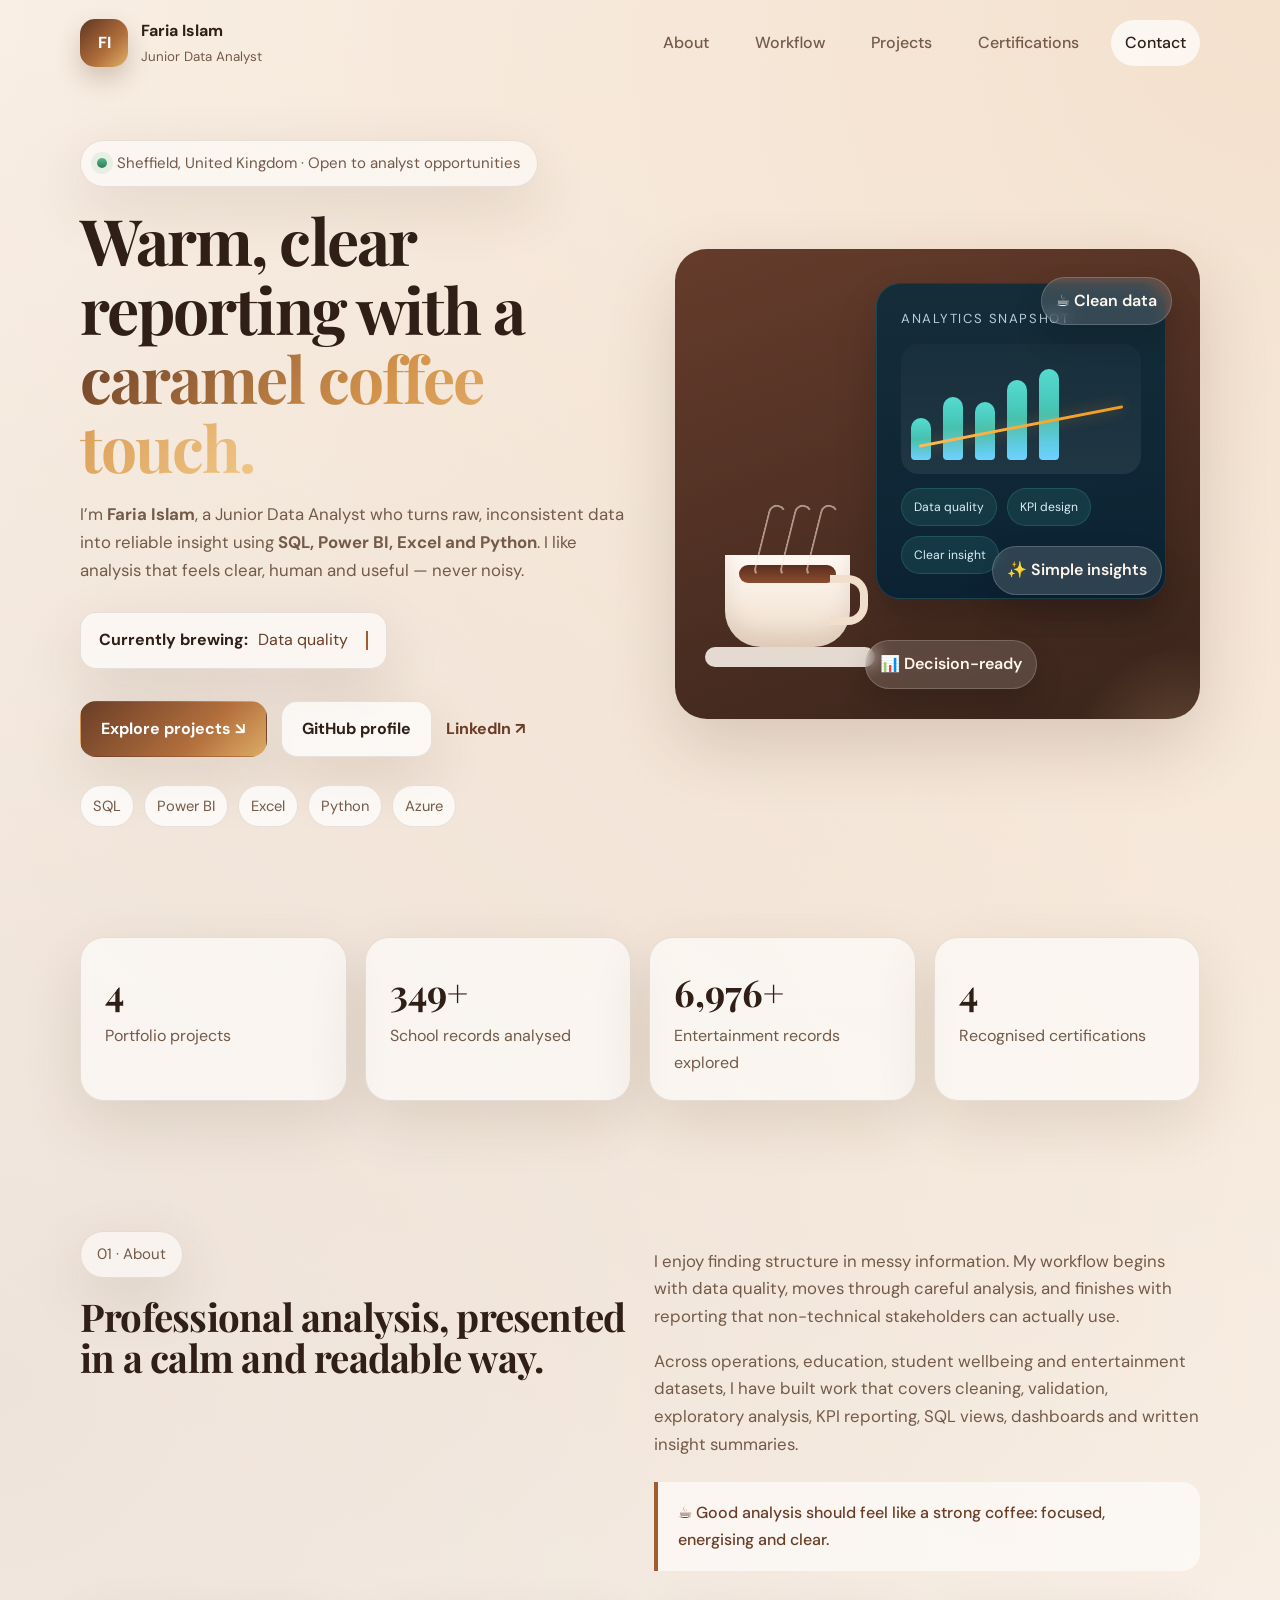
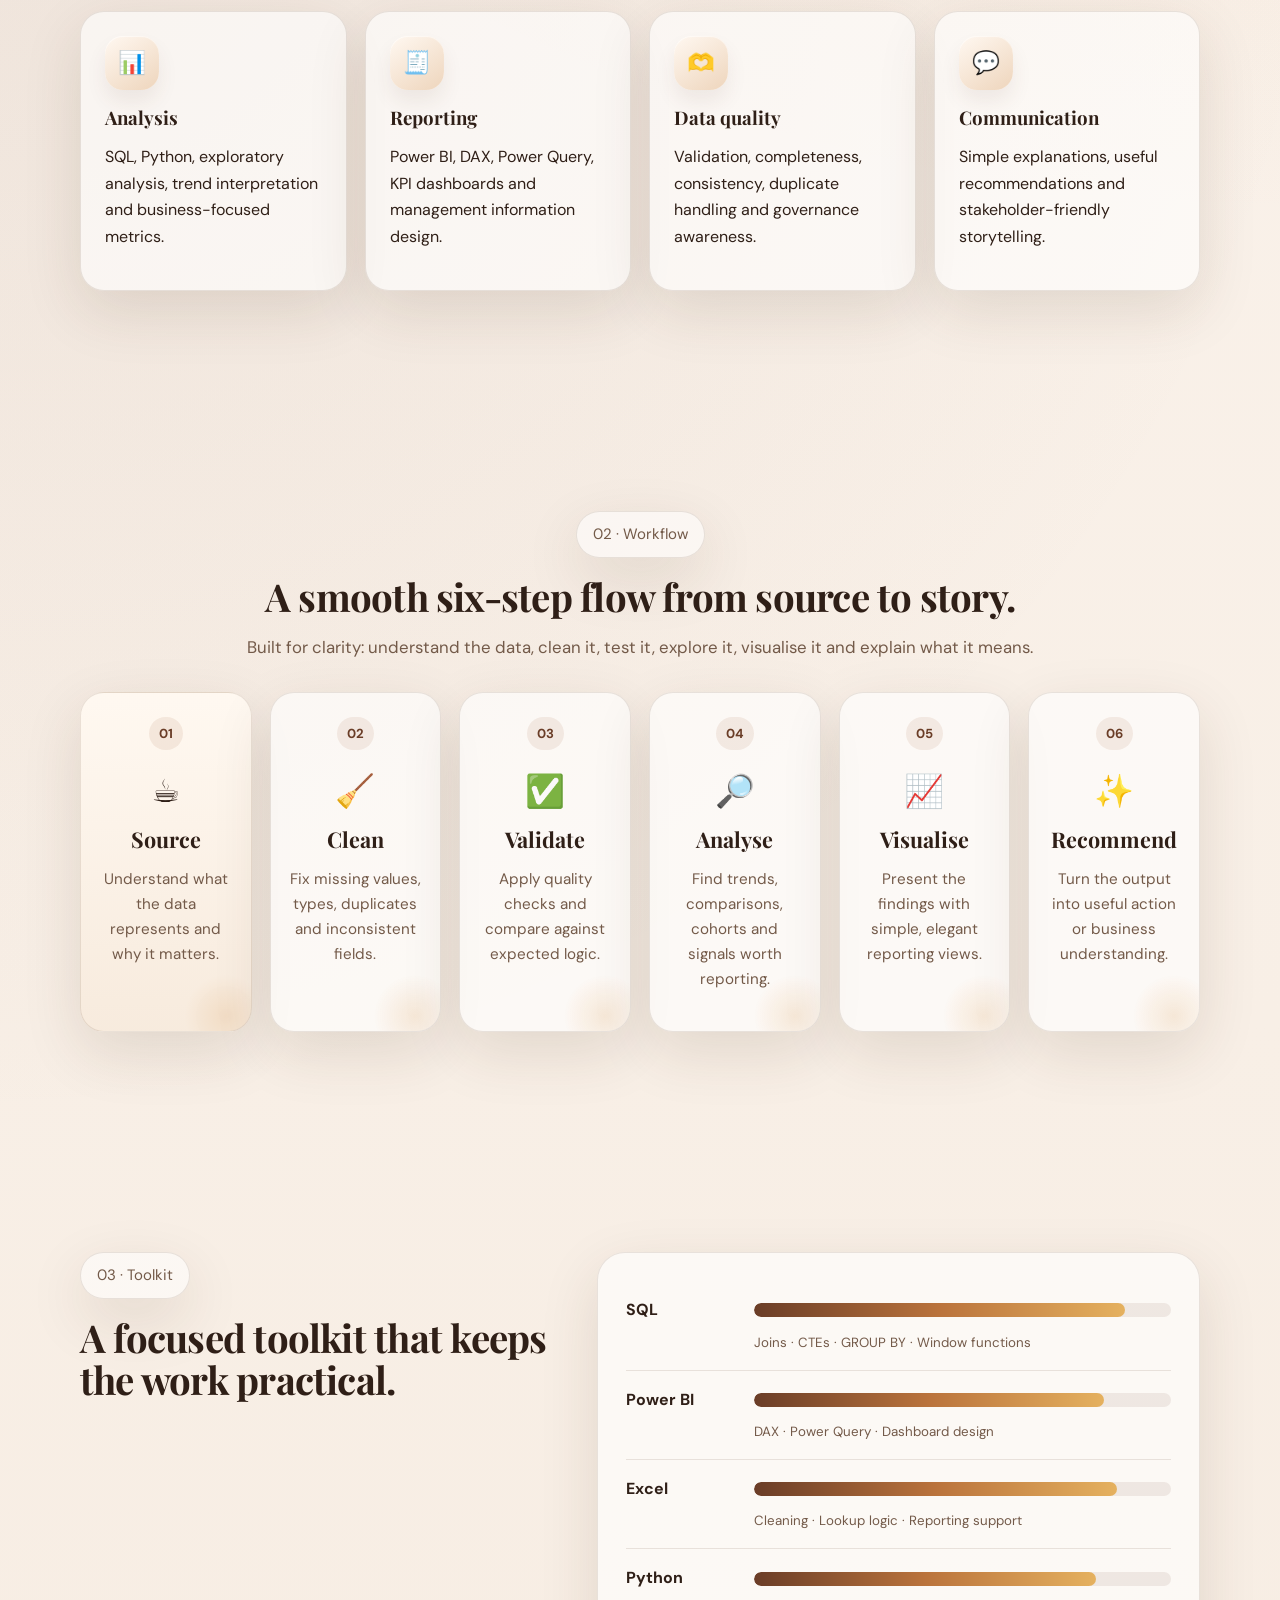
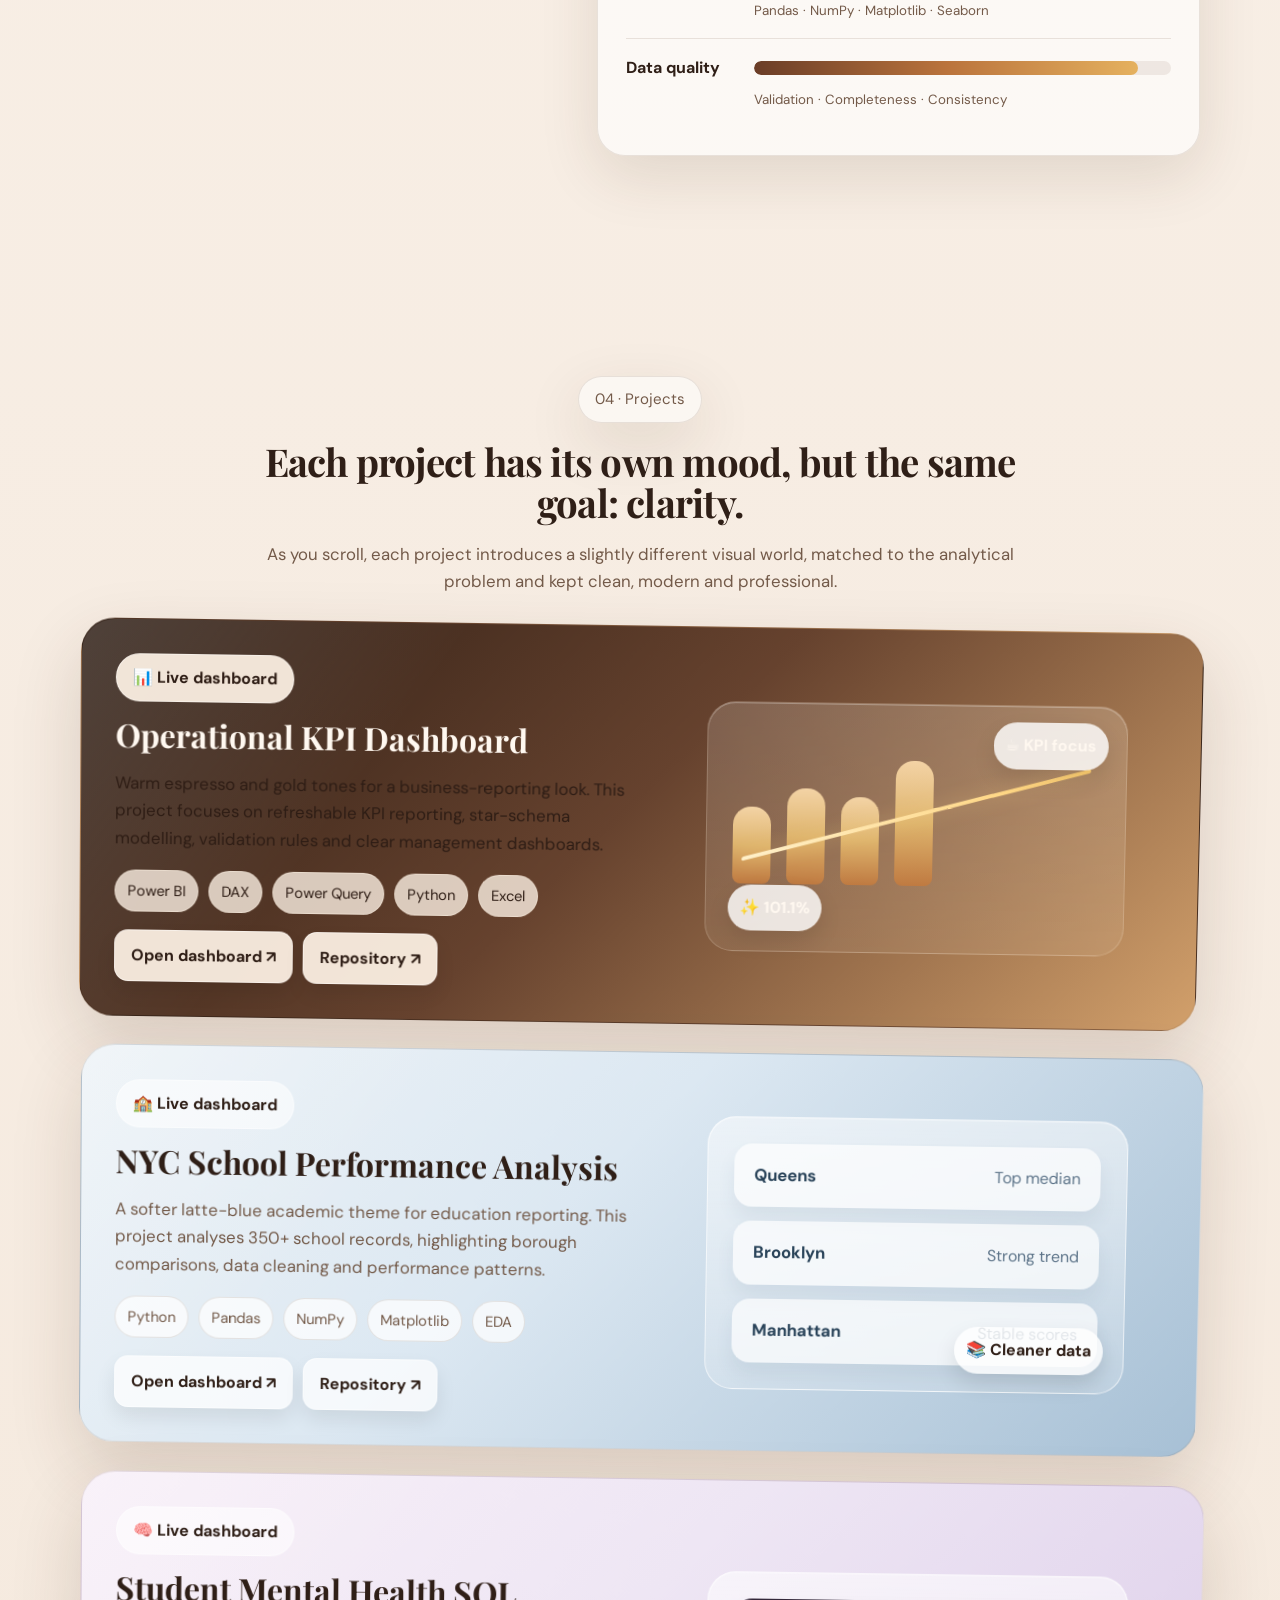
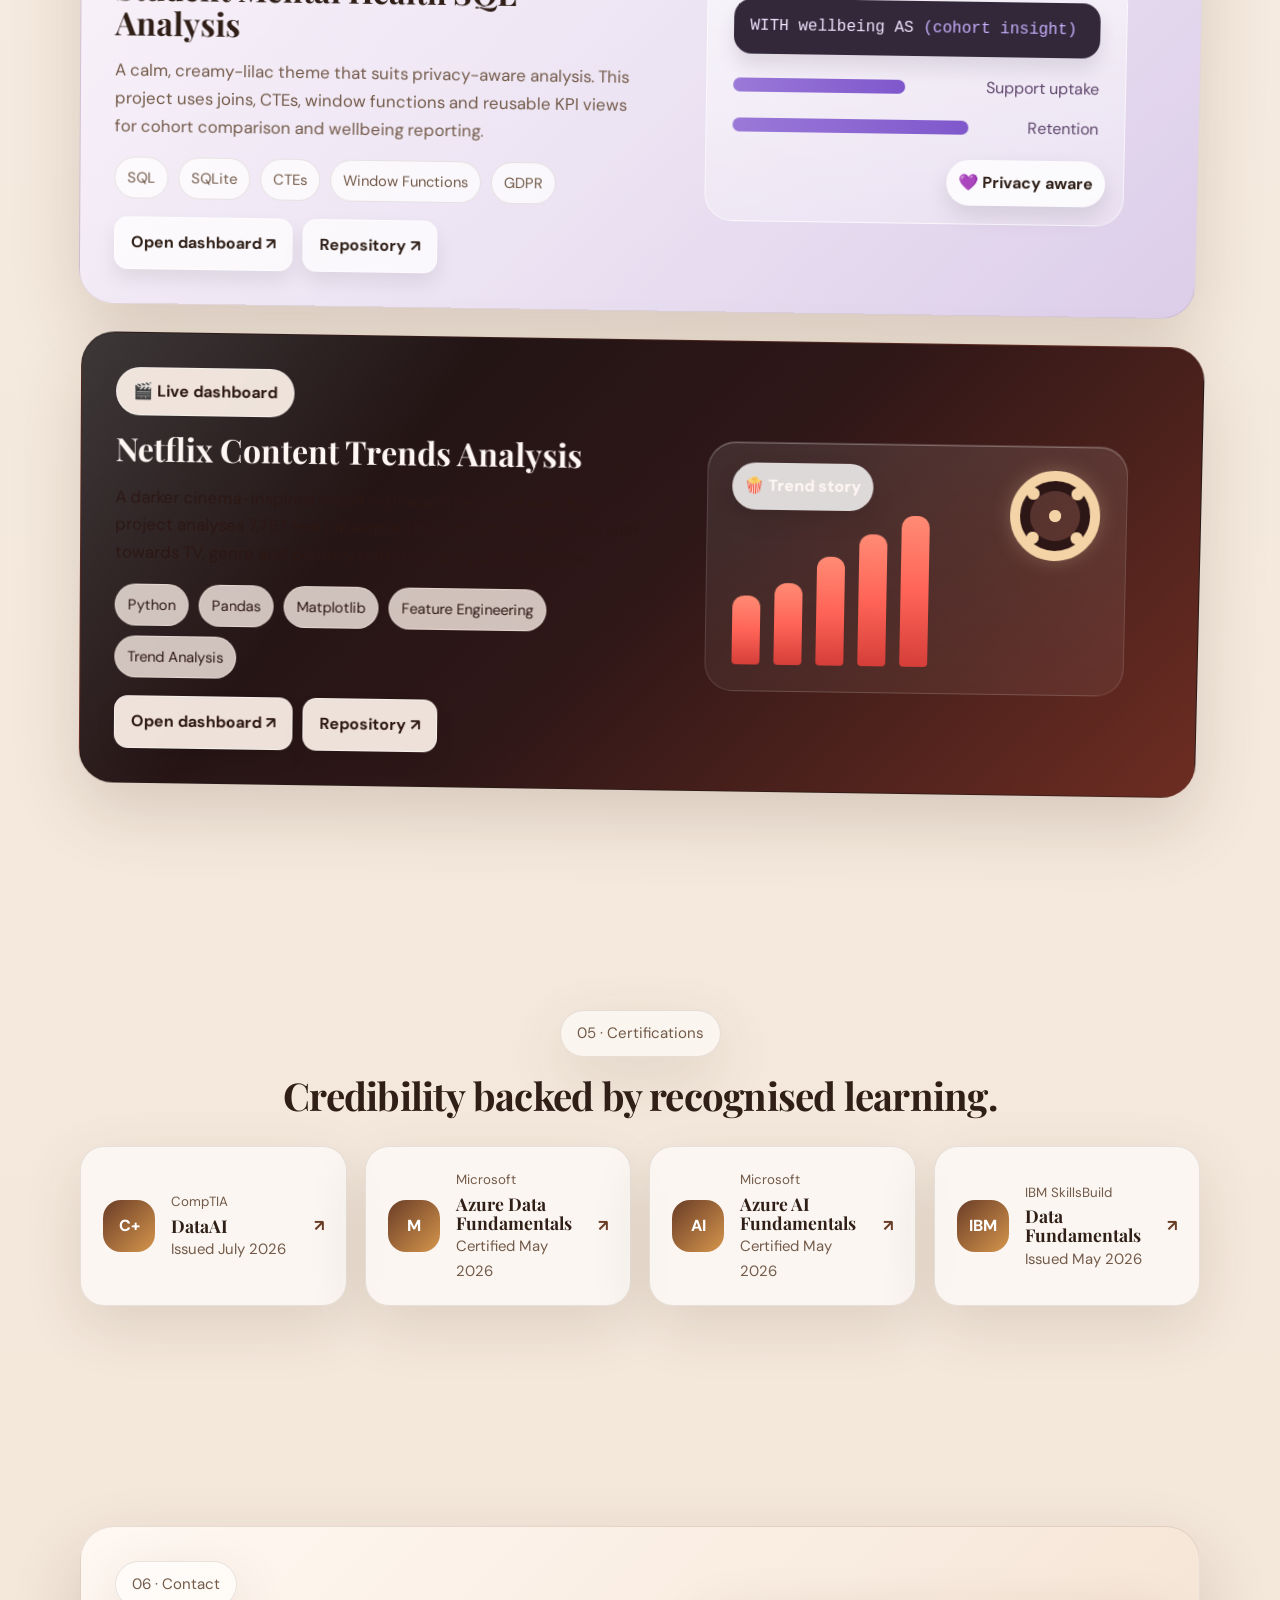
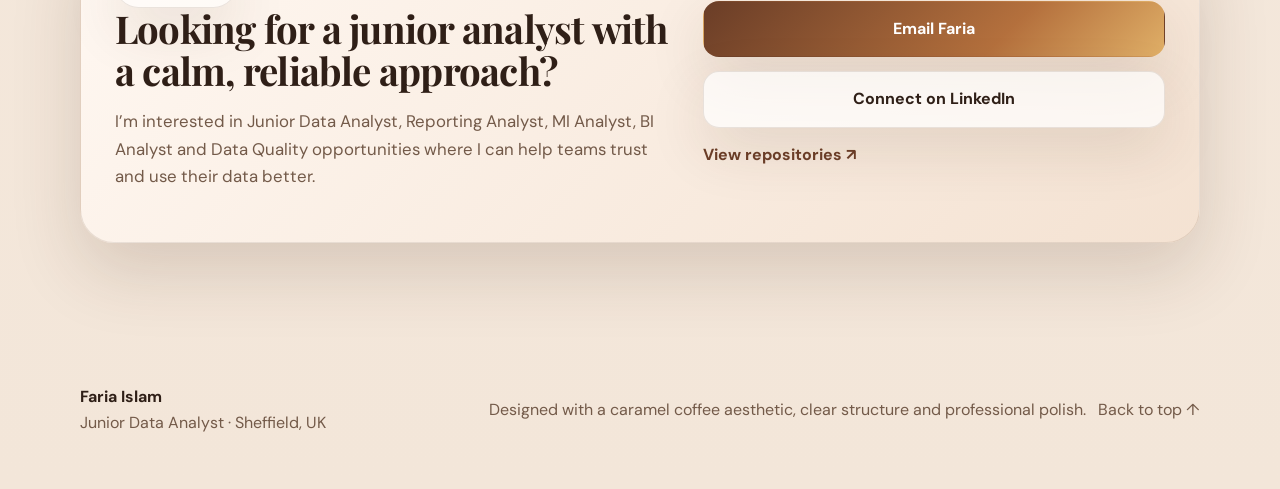
<file: index.html>
<!doctype html>
<html lang="en">
<head>
  <meta charset="utf-8">
  <meta name="viewport" content="width=device-width, initial-scale=1">
  <meta name="description" content="Faria Islam — Junior Data Analyst portfolio with a modern caramel coffee aesthetic, featuring SQL, Power BI, Excel, Python, data quality, KPI dashboards and insight reporting.">
  <meta name="theme-color" content="#2d1d14">
  <meta property="og:title" content="Faria Islam | Junior Data Analyst">
  <meta property="og:description" content="A modern portfolio focused on data quality, KPI dashboards and insight reporting using SQL, Power BI, Excel and Python.">
  <meta property="og:type" content="website">
  <title>Faria Islam | Junior Data Analyst</title>
  <link rel="preconnect" href="https://fonts.googleapis.com">
  <link rel="preconnect" href="https://fonts.gstatic.com" crossorigin>
  <link href="https://fonts.googleapis.com/css2?family=DM+Sans:wght@400;500;700&family=Playfair+Display:wght@600;700&display=swap" rel="stylesheet">
  <link rel="stylesheet" href="styles.css">
</head>
<body>
  <div class="page-progress" aria-hidden="true"><span id="pageProgress"></span></div>
  <div class="cursor-glow" id="cursorGlow" aria-hidden="true"></div>
  <div class="steam steam-one" aria-hidden="true"></div>
  <div class="steam steam-two" aria-hidden="true"></div>

  <header class="site-header" id="top">
    <nav class="nav shell" aria-label="Primary navigation">
      <a class="brand" href="#top" aria-label="Faria Islam home">
        <span class="brand-mark">FI</span>
        <span class="brand-copy">
          <strong>Faria Islam</strong>
          <small>Junior Data Analyst</small>
        </span>
      </a>

      <button class="nav-toggle" id="navToggle" type="button" aria-expanded="false" aria-controls="navMenu" aria-label="Open navigation menu">
        <span></span><span></span><span></span>
      </button>

      <div class="nav-menu" id="navMenu">
        <a href="#about">About</a>
        <a href="#workflow">Workflow</a>
        <a href="#projects">Projects</a>
        <a href="#certifications">Certifications</a>
        <a href="#contact">Contact</a>
      </div>
    </nav>
  </header>

  <main>
    <section class="hero section-pad" aria-labelledby="heroTitle">
      <div class="shell hero-layout">
        <div class="hero-copy reveal twist-up">
          <div class="eyebrow"><span class="status-dot"></span> Sheffield, United Kingdom · Open to analyst opportunities</div>
          <h1 id="heroTitle">Warm, clear reporting with a <span class="gradient-text">caramel coffee touch.</span></h1>
          <p class="hero-lead">I’m <strong>Faria Islam</strong>, a Junior Data Analyst who turns raw, inconsistent data into reliable insight using <strong>SQL, Power BI, Excel and Python</strong>. I like analysis that feels clear, human and useful — never noisy.</p>

          <div class="typed-line" aria-live="polite">
            <span class="typed-label">Currently brewing:</span>
            <span id="typedText">Data quality and validation ☕</span><span class="caret" aria-hidden="true"></span>
          </div>

          <div class="hero-actions">
            <a class="button primary" href="#projects">Explore projects ↘</a>
            <a class="button secondary" href="https://github.com/fowziafaria1234-ops" target="_blank" rel="noreferrer">GitHub profile</a>
            <a class="text-link" href="https://www.linkedin.com/in/faria-islam-1a2338349" target="_blank" rel="noreferrer">LinkedIn ↗</a>
          </div>

          <div class="hero-tags" aria-label="Core technologies">
            <span>SQL</span><span>Power BI</span><span>Excel</span><span>Python</span><span>Azure</span>
          </div>
        </div>

        <div class="hero-visual reveal delay-one twist-up" id="heroVisual" aria-label="Decorative coffee analytics illustration">
          <div class="hero-card">
            <div class="cup-scene" aria-hidden="true">
              <div class="cup"></div>
              <div class="saucer"></div>
              <div class="steam-lines"><i></i><i></i><i></i></div>
            </div>

            <div class="snapshot-card">
              <span class="snapshot-label">Analytics snapshot</span>
              <div class="mini-chart">
                <b style="--h:42%"></b>
                <b style="--h:63%"></b>
                <b style="--h:58%"></b>
                <b style="--h:80%"></b>
                <b style="--h:91%"></b>
                <i></i>
              </div>
              <div class="snapshot-tags"><span>Data quality</span><span>KPI design</span><span>Clear insight</span></div>
            </div>

            <div class="floating-pill pill-one">☕ Clean data</div>
            <div class="floating-pill pill-two">✨ Simple insights</div>
            <div class="floating-pill pill-three">📊 Decision-ready</div>
          </div>
        </div>
      </div>
    </section>

    <section class="metrics-strip" aria-label="Portfolio highlights">
      <div class="shell metric-grid">
        <div class="reveal twist-up"><strong data-count="4">0</strong><span>Portfolio projects</span></div>
        <div class="reveal delay-one twist-up"><strong data-count="350" data-suffix="+">0</strong><span>School records analysed</span></div>
        <div class="reveal delay-two twist-up"><strong data-count="7000" data-suffix="+">0</strong><span>Entertainment records explored</span></div>
        <div class="reveal delay-three twist-up"><strong data-count="4">0</strong><span>Recognised certifications</span></div>
      </div>
    </section>

    <section class="section-pad about-section" id="about">
      <div class="shell about-layout">
        <div class="section-heading reveal twist-up">
          <span class="section-kicker">01 · About</span>
          <h2>Professional analysis, presented in a calm and readable way.</h2>
        </div>

        <div class="about-copy reveal delay-one twist-up">
          <p class="large-copy">I enjoy finding structure in messy information. My workflow begins with data quality, moves through careful analysis, and finishes with reporting that non-technical stakeholders can actually use.</p>
          <p>Across operations, education, student wellbeing and entertainment datasets, I have built work that covers cleaning, validation, exploratory analysis, KPI reporting, SQL views, dashboards and written insight summaries.</p>
          <blockquote>☕ Good analysis should feel like a strong coffee: focused, energising and clear.</blockquote>
        </div>

        <div class="capability-grid reveal twist-up">
          <article class="capability-card tilt-card">
            <span class="capability-icon">📊</span>
            <h3>Analysis</h3>
            <p>SQL, Python, exploratory analysis, trend interpretation and business-focused metrics.</p>
          </article>
          <article class="capability-card tilt-card">
            <span class="capability-icon">🧾</span>
            <h3>Reporting</h3>
            <p>Power BI, DAX, Power Query, KPI dashboards and management information design.</p>
          </article>
          <article class="capability-card tilt-card">
            <span class="capability-icon">🫶</span>
            <h3>Data quality</h3>
            <p>Validation, completeness, consistency, duplicate handling and governance awareness.</p>
          </article>
          <article class="capability-card tilt-card">
            <span class="capability-icon">💬</span>
            <h3>Communication</h3>
            <p>Simple explanations, useful recommendations and stakeholder-friendly storytelling.</p>
          </article>
        </div>
      </div>
    </section>

    <section class="section-pad workflow-section" id="workflow">
      <div class="shell">
        <div class="section-heading centred reveal twist-up">
          <span class="section-kicker">02 · Workflow</span>
          <h2>A smooth six-step flow from source to story.</h2>
          <p>Built for clarity: understand the data, clean it, test it, explore it, visualise it and explain what it means.</p>
        </div>

        <div class="workflow-track reveal twist-up" aria-label="Analytics workflow">
          <article class="workflow-step active"><span class="step-number">01</span><div class="step-icon">☕</div><h3>Source</h3><p>Understand what the data represents and why it matters.</p></article>
          <article class="workflow-step"><span class="step-number">02</span><div class="step-icon">🧹</div><h3>Clean</h3><p>Fix missing values, types, duplicates and inconsistent fields.</p></article>
          <article class="workflow-step"><span class="step-number">03</span><div class="step-icon">✅</div><h3>Validate</h3><p>Apply quality checks and compare against expected logic.</p></article>
          <article class="workflow-step"><span class="step-number">04</span><div class="step-icon">🔎</div><h3>Analyse</h3><p>Find trends, comparisons, cohorts and signals worth reporting.</p></article>
          <article class="workflow-step"><span class="step-number">05</span><div class="step-icon">📈</div><h3>Visualise</h3><p>Present the findings with simple, elegant reporting views.</p></article>
          <article class="workflow-step"><span class="step-number">06</span><div class="step-icon">✨</div><h3>Recommend</h3><p>Turn the output into useful action or business understanding.</p></article>
        </div>
      </div>
    </section>

    <section class="section-pad skills-section" id="skills">
      <div class="shell skills-layout">
        <div class="section-heading reveal twist-up">
          <span class="section-kicker">03 · Toolkit</span>
          <h2>A focused toolkit that keeps the work practical.</h2>
        </div>

        <div class="skills-panel reveal delay-one twist-up">
          <div class="skill-row"><span>SQL</span><div><i style="--level:89%"></i></div><small>Joins · CTEs · GROUP BY · Window functions</small></div>
          <div class="skill-row"><span>Power BI</span><div><i style="--level:84%"></i></div><small>DAX · Power Query · Dashboard design</small></div>
          <div class="skill-row"><span>Excel</span><div><i style="--level:87%"></i></div><small>Cleaning · Lookup logic · Reporting support</small></div>
          <div class="skill-row"><span>Python</span><div><i style="--level:82%"></i></div><small>Pandas · NumPy · Matplotlib · Seaborn</small></div>
          <div class="skill-row"><span>Data quality</span><div><i style="--level:92%"></i></div><small>Validation · Completeness · Consistency</small></div>
        </div>
      </div>
    </section>

    <section class="section-pad projects-section" id="projects">
      <div class="shell">
        <div class="section-heading centred reveal twist-up">
          <span class="section-kicker">04 · Projects</span>
          <h2>Each project has its own mood, but the same goal: clarity.</h2>
          <p>As you scroll, each project introduces a slightly different visual world, matched to the analytical problem and kept clean, modern and professional.</p>
        </div>

        <div class="project-stack">
          <article class="project-panel theme-kpi reveal twist-up" id="project-kpi">
            <div class="project-copy">
              <span class="project-badge">📊 Live dashboard</span>
              <h3>Operational KPI Dashboard</h3>
              <p>Warm espresso and gold tones for a business-reporting look. This project focuses on refreshable KPI reporting, star-schema modelling, validation rules and clear management dashboards.</p>
              <div class="project-tags"><span>Power BI</span><span>DAX</span><span>Power Query</span><span>Python</span><span>Excel</span></div>
              <div class="project-links">
                <a href="https://fowziafaria1234-ops.github.io/operational-kpi-dashboard/dashboard/" target="_blank" rel="noreferrer">Open dashboard ↗</a>
                <a href="https://github.com/fowziafaria1234-ops/operational-kpi-dashboard" target="_blank" rel="noreferrer">Repository ↗</a>
              </div>
            </div>
            <div class="project-art">
              <div class="viz viz-kpi">
                <div class="bars"><i style="--h:50%"></i><i style="--h:62%"></i><i style="--h:57%"></i><i style="--h:81%"></i></div>
                <div class="line"></div>
                <div class="chip-pop chip-a">☕ KPI focus</div>
                <div class="chip-pop chip-b">✨ 101.1%</div>
              </div>
            </div>
          </article>

          <article class="project-panel theme-school reveal twist-up" id="project-school">
            <div class="project-copy">
              <span class="project-badge">🏫 Live dashboard</span>
              <h3>NYC School Performance Analysis</h3>
              <p>A softer latte-blue academic theme for education reporting. This project analyses 350+ school records, highlighting borough comparisons, data cleaning and performance patterns.</p>
              <div class="project-tags"><span>Python</span><span>Pandas</span><span>NumPy</span><span>Matplotlib</span><span>EDA</span></div>
              <div class="project-links">
                <a href="https://fowziafaria1234-ops.github.io/nyc-school-performance-analysis/dashboard/" target="_blank" rel="noreferrer">Open dashboard ↗</a>
                <a href="https://github.com/fowziafaria1234-ops/nyc-school-performance-analysis" target="_blank" rel="noreferrer">Repository ↗</a>
              </div>
            </div>
            <div class="project-art">
              <div class="viz viz-school">
                <div class="report-card"><strong>Queens</strong><span>Top median</span></div>
                <div class="report-card"><strong>Brooklyn</strong><span>Strong trend</span></div>
                <div class="report-card"><strong>Manhattan</strong><span>Stable scores</span></div>
                <div class="chip-pop chip-a">📚 Cleaner data</div>
              </div>
            </div>
          </article>

          <article class="project-panel theme-wellbeing reveal twist-up" id="project-wellbeing">
            <div class="project-copy">
              <span class="project-badge">🧠 Live dashboard</span>
              <h3>Student Mental Health SQL Analysis</h3>
              <p>A calm, creamy-lilac theme that suits privacy-aware analysis. This project uses joins, CTEs, window functions and reusable KPI views for cohort comparison and wellbeing reporting.</p>
              <div class="project-tags"><span>SQL</span><span>SQLite</span><span>CTEs</span><span>Window Functions</span><span>GDPR</span></div>
              <div class="project-links">
                <a href="https://fowziafaria1234-ops.github.io/student-mental-health-sql-analysis/dashboard/" target="_blank" rel="noreferrer">Open dashboard ↗</a>
                <a href="https://github.com/fowziafaria1234-ops/student-mental-health-sql-analysis" target="_blank" rel="noreferrer">Repository ↗</a>
              </div>
            </div>
            <div class="project-art">
              <div class="viz viz-wellbeing">
                <code>WITH wellbeing AS <span>(cohort insight)</span></code>
                <div class="meter-row"><i style="--w:72%"></i><span>Support uptake</span></div>
                <div class="meter-row"><i style="--w:84%"></i><span>Retention</span></div>
                <div class="chip-pop chip-a">💜 Privacy aware</div>
              </div>
            </div>
          </article>

          <article class="project-panel theme-netflix reveal twist-up" id="project-netflix">
            <div class="project-copy">
              <span class="project-badge">🎬 Live dashboard</span>
              <h3>Netflix Content Trends Analysis</h3>
              <p>A darker cinema-inspired mood with warm neon details. This project analyses 7,787 real catalogue titles: growth by year, the shift towards TV, genre and country patterns, ratings and runtime.</p>
              <div class="project-tags"><span>Python</span><span>Pandas</span><span>Matplotlib</span><span>Feature Engineering</span><span>Trend Analysis</span></div>
              <div class="project-links">
                <a href="https://fowziafaria1234-ops.github.io/netflix-content-trends-analysis/dashboard/" target="_blank" rel="noreferrer">Open dashboard ↗</a>
                <a href="https://github.com/fowziafaria1234-ops/netflix-content-trends-analysis" target="_blank" rel="noreferrer">Repository ↗</a>
              </div>
            </div>
            <div class="project-art">
              <div class="viz viz-netflix">
                <div class="reel"></div>
                <div class="trend-bars"><i style="--h:42%"></i><i style="--h:50%"></i><i style="--h:66%"></i><i style="--h:80%"></i><i style="--h:92%"></i></div>
                <div class="chip-pop chip-a">🍿 Trend story</div>
              </div>
            </div>
          </article>
        </div>
      </div>
    </section>

    <section class="section-pad certifications-section" id="certifications">
      <div class="shell">
        <div class="section-heading centred reveal twist-up">
          <span class="section-kicker">05 · Certifications</span>
          <h2>Credibility backed by recognised learning.</h2>
        </div>

        <div class="cert-grid">
          <a class="cert-card reveal twist-up" href="https://verify.comptia.org" target="_blank" rel="noreferrer">
            <span class="cert-logo comptia">C+</span><div><small>CompTIA</small><h3>DataAI</h3><p>Issued July 2026</p></div><span class="cert-arrow">↗</span>
          </a>
          <a class="cert-card reveal delay-one twist-up" href="https://learn.microsoft.com/en-in/users/shiulif-4374/credentials/certification/azure-data-fundamentals" target="_blank" rel="noreferrer">
            <span class="cert-logo microsoft">M</span><div><small>Microsoft</small><h3>Azure Data Fundamentals</h3><p>Certified May 2026</p></div><span class="cert-arrow">↗</span>
          </a>
          <a class="cert-card reveal delay-two twist-up" href="https://learn.microsoft.com/en-in/users/shiulif-4374/credentials/certification/azure-ai-fundamentals" target="_blank" rel="noreferrer">
            <span class="cert-logo azure">AI</span><div><small>Microsoft</small><h3>Azure AI Fundamentals</h3><p>Certified May 2026</p></div><span class="cert-arrow">↗</span>
          </a>
          <a class="cert-card reveal delay-three twist-up" href="https://www.credly.com/badges/49c2ea0b-b6bd-4805-be45-6930b5393792" target="_blank" rel="noreferrer">
            <span class="cert-logo ibm">IBM</span><div><small>IBM SkillsBuild</small><h3>Data Fundamentals</h3><p>Issued May 2026</p></div><span class="cert-arrow">↗</span>
          </a>
        </div>
      </div>
    </section>

    <section class="section-pad contact-section" id="contact">
      <div class="shell contact-card reveal twist-up">
        <div>
          <span class="section-kicker">06 · Contact</span>
          <h2>Looking for a junior analyst with a calm, reliable approach?</h2>
          <p>I’m interested in Junior Data Analyst, Reporting Analyst, MI Analyst, BI Analyst and Data Quality opportunities where I can help teams trust and use their data better.</p>
        </div>
        <div class="contact-actions">
          <a class="button primary" href="mailto:fowziafaria1234@gmail.com">Email Faria</a>
          <a class="button secondary" href="https://www.linkedin.com/in/faria-islam-1a2338349" target="_blank" rel="noreferrer">Connect on LinkedIn</a>
          <a class="text-link" href="https://github.com/fowziafaria1234-ops" target="_blank" rel="noreferrer">View repositories ↗</a>
        </div>
      </div>
    </section>
  </main>

  <footer class="site-footer">
    <div class="shell footer-layout">
      <div><strong>Faria Islam</strong><span>Junior Data Analyst · Sheffield, UK</span></div>
      <p>Designed with a caramel coffee aesthetic, clear structure and professional polish.</p>
      <a href="#top">Back to top ↑</a>
    </div>
  </footer>

  <script src="script.js"></script>
</body>
</html>
</file>
<file: styles.css>
:root{
  --bg:#f8efe6;
  --bg-soft:#f4e7db;
  --panel:#fff9f4;
  --panel-2:#fdf4eb;
  --text:#2f1f17;
  --muted:#735a49;
  --line:rgba(92,62,44,.13);
  --shadow:0 20px 60px rgba(69,39,20,.12);
  --shadow-strong:0 28px 70px rgba(69,39,20,.16);
  --accent:#a05d31;
  --accent-2:#d5954c;
  --accent-3:#6a3d27;
  --cream:#fff6ef;
  --green:#3a8a63;
  --radius:28px;
  --radius-sm:18px;
  --section-space:110px;
}
*{box-sizing:border-box}
html{scroll-behavior:smooth}
body{margin:0;font-family:"DM Sans",system-ui,sans-serif;color:var(--text);background:
radial-gradient(circle at top right,rgba(213,149,76,.20),transparent 26%),
radial-gradient(circle at left 20%,rgba(106,61,39,.08),transparent 24%),
linear-gradient(180deg,#fbf4ee 0%,#f8efe6 38%,#f3e6d9 100%);line-height:1.65;overflow-x:hidden}
a{color:inherit;text-decoration:none}
img{max-width:100%;display:block}
.shell{width:min(1120px,calc(100% - 40px));margin-inline:auto}
.section-pad{padding:var(--section-space) 0;position:relative}
.page-progress{position:fixed;top:0;left:0;right:0;height:4px;background:transparent;z-index:9999}
.page-progress span{display:block;height:100%;width:0;background:linear-gradient(90deg,var(--accent-3),var(--accent),var(--accent-2));box-shadow:0 0 18px rgba(213,149,76,.55)}
.cursor-glow{position:fixed;left:0;top:0;width:280px;height:280px;border-radius:50%;background:radial-gradient(circle,rgba(213,149,76,.16),transparent 70%);pointer-events:none;transform:translate(-50%,-50%);opacity:0;z-index:0;filter:blur(6px)}
.steam{position:fixed;inset:auto auto 0 0;width:36vw;height:36vw;pointer-events:none;opacity:.25;z-index:0;background:radial-gradient(circle at center,rgba(255,255,255,.2),transparent 60%);filter:blur(50px);animation:floatSteam 16s ease-in-out infinite}
.steam-two{right:0;left:auto;animation-delay:-7s}
@keyframes floatSteam{0%,100%{transform:translateY(0) scale(1)}50%{transform:translateY(-28px) scale(1.05)}}

.site-header{position:fixed;top:0;left:0;right:0;z-index:1000;transition:.3s}
.site-header.scrolled{backdrop-filter:blur(14px);background:rgba(248,239,230,.78);border-bottom:1px solid var(--line);box-shadow:0 12px 30px rgba(90,56,32,.06)}
.nav{display:flex;align-items:center;justify-content:space-between;padding:18px 0;position:relative}
.brand{display:flex;align-items:center;gap:13px}
.brand-mark{width:48px;height:48px;border-radius:15px;display:grid;place-items:center;font-weight:800;color:#fff;background:linear-gradient(135deg,#5f3524,#b06e3a 60%,#e2b169);box-shadow:0 12px 24px rgba(94,57,36,.24)}
.brand-copy{display:grid;gap:2px}
.brand-copy strong{font-size:1rem}
.brand-copy small{color:var(--muted)}
.nav-menu{display:flex;align-items:center;gap:18px}
.nav-menu a{padding:10px 14px;border-radius:999px;color:var(--muted);font-weight:500;transition:.25s}
.nav-menu a:hover,.nav-menu a.active{color:var(--text);background:rgba(255,255,255,.7)}
.nav-toggle{display:none;background:none;border:0;padding:8px;cursor:pointer}
.nav-toggle span{display:block;width:24px;height:2px;background:var(--text);margin:5px 0;border-radius:999px}

.hero{padding-top:140px;min-height:100vh;display:grid;align-items:center}
.hero-layout{display:grid;grid-template-columns:1.02fr .98fr;gap:48px;align-items:center;position:relative;z-index:1}
.eyebrow,.section-kicker{display:inline-flex;align-items:center;gap:10px;border:1px solid var(--line);background:rgba(255,255,255,.55);padding:10px 16px;border-radius:999px;color:var(--muted);font-size:.94rem;box-shadow:var(--shadow)}
.status-dot{width:10px;height:10px;border-radius:50%;background:linear-gradient(180deg,#58b686,#2d7d59);box-shadow:0 0 0 6px rgba(88,182,134,.12)}
h1,h2,h3{font-family:"Playfair Display",serif;line-height:1.08;margin:0}
h1{font-size:clamp(3rem,5vw,5.2rem);margin:18px 0 20px;letter-spacing:-.03em}
h2{font-size:clamp(2rem,3vw,3.4rem);letter-spacing:-.02em}
.gradient-text{background:linear-gradient(135deg,#6a3d27,#d5954c 55%,#f1c788);-webkit-background-clip:text;background-clip:text;color:transparent}
.hero-lead,.section-heading p,.about-copy p,.project-copy p,.contact-card p{font-size:1.05rem;color:var(--muted)}
.hero-lead{max-width:60ch}
.typed-line{display:flex;flex-wrap:wrap;gap:10px;align-items:center;margin:28px 0 32px;padding:14px 18px;border-radius:16px;border:1px solid var(--line);background:rgba(255,255,255,.62);width:fit-content;box-shadow:var(--shadow)}
.typed-label{font-weight:700;color:var(--text)}
#typedText{color:var(--accent-3)}
.caret{display:inline-block;width:10px;height:1.2em;border-right:2px solid var(--accent);animation:blink 1s steps(1) infinite}
@keyframes blink{50%{opacity:0}}
.hero-actions{display:flex;align-items:center;gap:14px;flex-wrap:wrap}
.button{display:inline-flex;justify-content:center;align-items:center;gap:8px;padding:14px 20px;border-radius:16px;font-weight:700;border:1px solid transparent;transition:.28s;box-shadow:var(--shadow)}
.button.primary{background:linear-gradient(135deg,#6a3d27,#b4703d 65%,#e0af67);color:#fff}
.button.secondary{background:rgba(255,255,255,.7);border-color:var(--line);color:var(--text)}
.button:hover,.text-link:hover{transform:translateY(-2px)}
.text-link{color:var(--accent-3);font-weight:700}
.hero-tags,.project-tags,.snapshot-tags,.project-links{display:flex;flex-wrap:wrap;gap:10px}
.hero-tags{margin-top:28px}.hero-tags span,.project-tags span,.snapshot-tags span{padding:8px 12px;border-radius:999px;border:1px solid var(--line);background:rgba(255,255,255,.72);font-size:.92rem;color:var(--muted)}

.hero-card{position:relative;padding:34px;border-radius:32px;background:linear-gradient(160deg,rgba(95,53,36,.96),rgba(49,28,19,.96));box-shadow:var(--shadow-strong);min-height:470px;overflow:hidden}
.hero-card::before{content:"";position:absolute;inset:auto -20% -35% auto;width:240px;height:240px;background:radial-gradient(circle,rgba(239,190,126,.25),transparent 68%)}
.cup-scene{position:absolute;left:30px;bottom:30px;width:180px;height:180px}
.cup{position:absolute;left:20px;bottom:42px;width:125px;height:92px;border-radius:0 0 36px 36px;background:linear-gradient(180deg,#fff9f4,#eedcca);box-shadow:inset 0 -14px 20px rgba(107,62,42,.12)}
.cup::before{content:"";position:absolute;inset:10px 14px auto 14px;height:18px;border-radius:999px;background:linear-gradient(180deg,#5a2e20,#8b4d2f)}
.cup::after{content:"";position:absolute;right:-18px;top:20px;width:30px;height:34px;border:8px solid #f2dfcb;border-left:0;border-radius:0 20px 20px 0}
.saucer{position:absolute;left:0;bottom:22px;width:170px;height:20px;border-radius:999px;background:rgba(255,248,240,.85)}
.steam-lines i{position:absolute;bottom:110px;left:56px;width:18px;height:75px;border-radius:999px;border:2px solid transparent;border-left-color:rgba(255,236,214,.55);border-top-color:rgba(255,236,214,.55);transform:rotate(14deg);animation:steamRise 4.4s ease-in-out infinite}
.steam-lines i:nth-child(2){left:82px;animation-delay:-1.2s}.steam-lines i:nth-child(3){left:108px;animation-delay:-2.2s}
@keyframes steamRise{0%,100%{transform:translateY(0) rotate(14deg);opacity:.55}50%{transform:translateY(-14px) rotate(-6deg);opacity:1}}
.snapshot-card{margin-left:auto;width:min(290px,100%);padding:24px;border-radius:24px;background:linear-gradient(180deg,rgba(18,45,59,.95),rgba(9,35,53,.95));border:1px solid rgba(93,210,240,.14);box-shadow:0 20px 40px rgba(0,0,0,.2)}
.snapshot-label{display:block;color:#b5cfdb;font-size:.82rem;text-transform:uppercase;letter-spacing:.12em;margin-bottom:15px}
.mini-chart{position:relative;display:flex;align-items:end;gap:12px;height:130px;padding:16px 10px 14px;border-radius:18px;background:linear-gradient(180deg,rgba(255,255,255,.02),rgba(255,255,255,.07))}
.mini-chart b{width:20px;height:var(--h);border-radius:10px 10px 4px 4px;background:linear-gradient(180deg,#55dbd0,#43c2b2,#6fd1ff);display:block;animation:bounceBar 3.4s ease-in-out infinite}
.mini-chart b:nth-child(2){animation-delay:-.4s}.mini-chart b:nth-child(3){animation-delay:-.8s}.mini-chart b:nth-child(4){animation-delay:-1.2s}.mini-chart b:nth-child(5){animation-delay:-1.6s}
.mini-chart i{position:absolute;left:18px;right:18px;bottom:46px;height:3px;background:linear-gradient(90deg,#ffbb54,#f39b21);transform:skewY(-11deg);border-radius:999px;box-shadow:0 0 14px rgba(243,155,33,.45)}
@keyframes bounceBar{0%,100%{transform:scaleY(1)}50%{transform:scaleY(1.07)}}
.snapshot-tags{margin-top:14px}.snapshot-tags span{background:rgba(77,205,189,.12);border-color:rgba(77,205,189,.18);color:#daeff7;font-size:.76rem}
.floating-pill{position:absolute;padding:10px 14px;border-radius:999px;background:rgba(255,255,255,.14);border:1px solid rgba(255,255,255,.18);backdrop-filter:blur(8px);color:#fff6ec;font-weight:600;box-shadow:0 15px 30px rgba(0,0,0,.15);animation:floatPill 6s ease-in-out infinite}
.pill-one{top:28px;right:28px}.pill-two{right:38px;bottom:124px;animation-delay:-1.8s}.pill-three{left:190px;bottom:30px;animation-delay:-3s}
@keyframes floatPill{0%,100%{transform:translateY(0)}50%{transform:translateY(-9px)}}

.metrics-strip{padding:0 0 20px;position:relative;z-index:1}
.metric-grid{display:grid;grid-template-columns:repeat(4,1fr);gap:18px}
.metric-grid>div{background:rgba(255,255,255,.6);border:1px solid var(--line);border-radius:24px;padding:24px;box-shadow:var(--shadow)}
.metric-grid strong{display:block;font-size:2.3rem;font-family:"Playfair Display",serif}.metric-grid span{color:var(--muted)}

.section-heading{margin-bottom:30px}.section-heading.centred{text-align:center;max-width:800px;margin-inline:auto  auto}.section-heading h2{margin:18px 0 10px}
.about-layout{display:grid;grid-template-columns:1fr 1fr;gap:28px;align-items:start}
.about-copy blockquote{margin:24px 0 0;padding:18px 20px;border-left:4px solid var(--accent);background:rgba(255,255,255,.58);border-radius:0 18px 18px 0;color:var(--accent-3);font-weight:500}
.large-copy{font-size:1.2rem;color:var(--text)}
.capability-grid{grid-column:1 / -1;display:grid;grid-template-columns:repeat(4,1fr);gap:18px;margin-top:12px}
.capability-card{padding:24px;border-radius:24px;background:rgba(255,255,255,.6);border:1px solid var(--line);box-shadow:var(--shadow);transition:.32s}
.capability-card:hover{transform:translateY(-6px)}
.capability-icon{width:54px;height:54px;border-radius:18px;display:grid;place-items:center;background:linear-gradient(145deg,#fff8f1,#eed5bc);box-shadow:inset 0 1px 1px rgba(255,255,255,.6),0 12px 20px rgba(95,53,36,.08);font-size:1.4rem;margin-bottom:18px}

.workflow-section{overflow:hidden}
.workflow-track{display:grid;grid-template-columns:repeat(6,1fr);gap:18px}
.workflow-step{padding:24px 18px;border-radius:24px;background:rgba(255,255,255,.62);border:1px solid var(--line);box-shadow:var(--shadow);text-align:center;position:relative;overflow:hidden}
.workflow-step::before{content:"";position:absolute;inset:auto -20px -30px auto;width:90px;height:90px;border-radius:50%;background:radial-gradient(circle,rgba(213,149,76,.18),transparent 65%)}
.step-number{display:inline-flex;padding:6px 10px;border-radius:999px;background:rgba(160,93,49,.1);color:var(--accent-3);font-size:.82rem;font-weight:700}
.step-icon{font-size:2rem;margin:15px auto 10px}
.workflow-step h3{font-size:1.35rem;margin-bottom:7px}
.workflow-step p{font-size:.95rem;color:var(--muted)}
.workflow-step.active{background:linear-gradient(180deg,rgba(255,248,241,.96),rgba(247,234,221,.96))}

.skills-layout{display:grid;grid-template-columns:.9fr 1.1fr;gap:24px;align-items:start}
.skills-panel{padding:28px;border-radius:28px;background:rgba(255,255,255,.62);border:1px solid var(--line);box-shadow:var(--shadow)}
.skill-row{display:grid;grid-template-columns:110px 1fr;gap:8px 18px;align-items:center;padding:16px 0}.skill-row+.skill-row{border-top:1px solid var(--line)}
.skill-row span{font-weight:700}.skill-row small{grid-column:2;color:var(--muted)}
.skill-row div{height:14px;border-radius:999px;background:rgba(106,61,39,.09);overflow:hidden}
.skill-row i{display:block;height:100%;width:var(--level);border-radius:999px;background:linear-gradient(90deg,#6a3d27,#ba733c,#e5b15f)}

.projects-section{position:relative}
.project-stack{display:grid;gap:28px;margin-top:24px}
.project-panel{display:grid;grid-template-columns:1.03fr .97fr;gap:24px;align-items:center;padding:34px;border-radius:34px;border:1px solid var(--line);box-shadow:var(--shadow-strong);position:relative;overflow:hidden}
.project-panel::before{content:"";position:absolute;inset:0;pointer-events:none;background:linear-gradient(125deg,rgba(255,255,255,.16),transparent 28%)}
.project-copy,.project-art{position:relative;z-index:1}
.project-badge{display:inline-flex;align-items:center;gap:8px;padding:10px 16px;border-radius:999px;background:rgba(255,255,255,.58);border:1px solid rgba(255,255,255,.4);font-weight:700;margin-bottom:16px}
.project-copy h3{font-size:2rem;margin-bottom:10px}
.project-tags{margin:16px 0 18px}
.project-links a,.project-links .soon-label{display:inline-flex;align-items:center;padding:12px 16px;border-radius:14px;background:rgba(255,255,255,.72);border:1px solid rgba(255,255,255,.45);font-weight:700;color:var(--text);box-shadow:0 10px 20px rgba(0,0,0,.08)}
.project-links a:hover{transform:translateY(-2px)}
.project-art{min-height:300px;display:grid;place-items:center}
.viz{width:100%;max-width:420px;min-height:250px;border-radius:28px;position:relative;padding:26px;box-shadow:inset 0 1px 0 rgba(255,255,255,.28)}
.chip-pop{position:absolute;padding:10px 12px;border-radius:999px;font-weight:700;background:rgba(255,255,255,.82);box-shadow:0 10px 22px rgba(0,0,0,.10);animation:floatPill 5.5s ease-in-out infinite}
.theme-kpi{background:linear-gradient(135deg,#2d1d14 0%,#66422e 48%,#d2a06b 100%);color:#fff8f0}.theme-kpi .project-copy p,.theme-kpi .project-tags span,.theme-kpi .project-links a,.theme-kpi .project-badge{color:#2e1d15}.theme-kpi .project-badge,.theme-kpi .project-links a{background:rgba(255,244,231,.92)}.theme-kpi .project-tags span{background:rgba(255,244,231,.78);border-color:rgba(255,244,231,.4)}
.viz-kpi{background:linear-gradient(180deg,rgba(255,248,238,.18),rgba(255,248,238,.08));border:1px solid rgba(255,238,219,.2)}
.viz-kpi .bars{display:flex;align-items:end;gap:16px;height:155px}.viz-kpi .bars i{display:block;width:38px;height:var(--h);border-radius:18px 18px 8px 8px;background:linear-gradient(180deg,#f3d3a5,#deb46d,#bf7a41)}.viz-kpi .line{position:absolute;left:35px;right:35px;top:108px;height:4px;background:linear-gradient(90deg,#fff0c9,#ffcf70);transform:skewY(-15deg);border-radius:999px;box-shadow:0 0 18px rgba(255,217,132,.45)}.viz-kpi .chip-a{top:16px;right:18px}.viz-kpi .chip-b{left:22px;bottom:20px}

.theme-school{background:linear-gradient(135deg,#eef3f7 0%,#dce8f2 42%,#a7c0d5 100%)}
.viz-school{background:linear-gradient(180deg,rgba(255,255,255,.52),rgba(255,255,255,.2));border:1px solid rgba(255,255,255,.6);display:grid;gap:14px}
.report-card{display:flex;align-items:center;justify-content:space-between;padding:18px 20px;border-radius:18px;background:rgba(255,255,255,.7);color:#294359;box-shadow:0 12px 18px rgba(62,91,118,.08)}
.report-card strong{font-size:1.05rem}.report-card span{color:#5d7489}.viz-school .chip-a{right:20px;bottom:18px}

.theme-wellbeing{background:linear-gradient(135deg,#f8f0f8 0%,#eee6f4 44%,#dccde9 100%)}
.viz-wellbeing{background:linear-gradient(180deg,rgba(255,255,255,.58),rgba(255,255,255,.3));border:1px solid rgba(255,255,255,.58)}
.viz-wellbeing code{display:block;padding:14px 16px;border-radius:18px;background:#33283a;color:#efe7ff;font-family:ui-monospace,SFMono-Regular,monospace;margin-bottom:18px;box-shadow:0 12px 18px rgba(60,42,72,.12)}
.viz-wellbeing code span{color:#c9b0ff}.meter-row{display:grid;grid-template-columns:1fr auto;gap:14px;align-items:center;margin:14px 0;color:#5e456b}.meter-row i{height:14px;width:var(--w);display:block;border-radius:999px;background:linear-gradient(90deg,#9a79d8,#7f57cc)}.viz-wellbeing .chip-a{right:18px;bottom:18px}

.theme-netflix{background:linear-gradient(135deg,#181213 0%,#2f1717 52%,#6d2d22 100%);color:#fff7f4}.theme-netflix .project-copy p,.theme-netflix .project-tags span,.theme-netflix .project-links a,.theme-netflix .project-badge,.theme-netflix .soon-label{color:#2c1713}.theme-netflix .project-badge,.theme-netflix .project-links a,.theme-netflix .soon-label{background:rgba(255,243,235,.92)}.theme-netflix .project-tags span{background:rgba(255,243,235,.78);border-color:rgba(255,243,235,.4)}
.viz-netflix{background:linear-gradient(180deg,rgba(255,255,255,.1),rgba(255,255,255,.05));border:1px solid rgba(255,255,255,.12)}
.reel{width:90px;height:90px;border-radius:50%;border:10px solid #f4d4a7;box-shadow:inset 0 0 0 10px #2d1716,0 0 20px rgba(244,212,167,.25);position:absolute;top:24px;right:26px}
.reel::before,.reel::after{content:"";position:absolute;inset:50% auto auto 50%;transform:translate(-50%,-50%);width:12px;height:12px;border-radius:50%;background:#f4d4a7;box-shadow:-22px -22px 0 #f4d4a7,22px -22px 0 #f4d4a7,-22px 22px 0 #f4d4a7,22px 22px 0 #f4d4a7}
.trend-bars{display:flex;align-items:end;gap:14px;height:165px;position:absolute;left:26px;right:26px;bottom:26px}.trend-bars i{display:block;width:28px;height:var(--h);border-radius:12px 12px 4px 4px;background:linear-gradient(180deg,#ff8b74,#ff6457,#d53e39)}.viz-netflix .chip-a{left:24px;top:20px}
.pending-badge{opacity:.92}
.soon-label{font-weight:700}

.cert-grid{display:grid;grid-template-columns:repeat(4,1fr);gap:18px}
.cert-card{display:grid;grid-template-columns:auto 1fr auto;align-items:center;gap:16px;padding:22px;border-radius:24px;background:rgba(255,255,255,.62);border:1px solid var(--line);box-shadow:var(--shadow);transition:.28s}.cert-card:hover{transform:translateY(-4px)}
.cert-logo{width:52px;height:52px;border-radius:18px;display:grid;place-items:center;font-weight:800;color:#fff;background:linear-gradient(135deg,#6a3d27,#d5954c)}
.cert-card small{display:block;color:var(--muted)}.cert-card h3{font-size:1.1rem;margin:.15rem 0}.cert-card p{margin:0;color:var(--muted);font-size:.93rem}.cert-arrow{color:var(--accent-3);font-weight:800}

.contact-card{display:grid;grid-template-columns:1.1fr .9fr;gap:24px;align-items:center;padding:34px;border-radius:34px;background:linear-gradient(135deg,#fff8f2,#f4e2d2);border:1px solid var(--line);box-shadow:var(--shadow-strong)}
.contact-actions{display:grid;gap:14px}
.site-footer{padding:28px 0 50px}.footer-layout{display:grid;grid-template-columns:1fr auto auto;gap:12px;align-items:center;color:var(--muted)}.footer-layout strong{display:block;color:var(--text)}

.reveal{opacity:0;transform:translateY(30px);transition:opacity .8s ease,transform .8s cubic-bezier(.2,.9,.2,1)}
.reveal.show{opacity:1;transform:none}.delay-one{transition-delay:.08s}.delay-two{transition-delay:.16s}.delay-three{transition-delay:.24s}
.twist-up{transform:translateY(30px) rotateX(10deg) rotateZ(-1deg)}
.reveal.show.twist-up{transform:none}

@media (max-width:1100px){
  .hero-layout,.skills-layout,.about-layout,.project-panel,.contact-card{grid-template-columns:1fr}
  .capability-grid{grid-template-columns:repeat(2,1fr)}
  .workflow-track{grid-template-columns:repeat(3,1fr)}
  .cert-grid{grid-template-columns:repeat(2,1fr)}
}
@media (max-width:760px){
  .shell{width:min(100% - 28px,1120px)}
  .section-pad{padding:86px 0}
  .nav-toggle{display:block}
  .nav-menu{position:absolute;top:70px;left:0;right:0;display:grid;gap:8px;padding:16px;border-radius:22px;background:rgba(255,249,244,.96);border:1px solid var(--line);box-shadow:var(--shadow);opacity:0;visibility:hidden;transform:translateY(-8px);transition:.25s}
  .nav-menu.open{opacity:1;visibility:visible;transform:none}
  h1{font-size:clamp(2.8rem,12vw,4rem)}
  .hero{padding-top:128px}
  .metric-grid,.capability-grid,.workflow-track,.cert-grid{grid-template-columns:1fr}
  .hero-actions,.project-links{flex-direction:column;align-items:stretch}
  .button,.project-links a,.project-links .soon-label{width:100%;justify-content:center}
  .project-panel{padding:26px}
  .hero-card{min-height:520px}
}
@media (prefers-reduced-motion:reduce){
  *,*::before,*::after{animation-duration:.01ms!important;animation-iteration-count:1!important;transition-duration:.01ms!important;scroll-behavior:auto!important}
  .cursor-glow{display:none}
}
</file>
